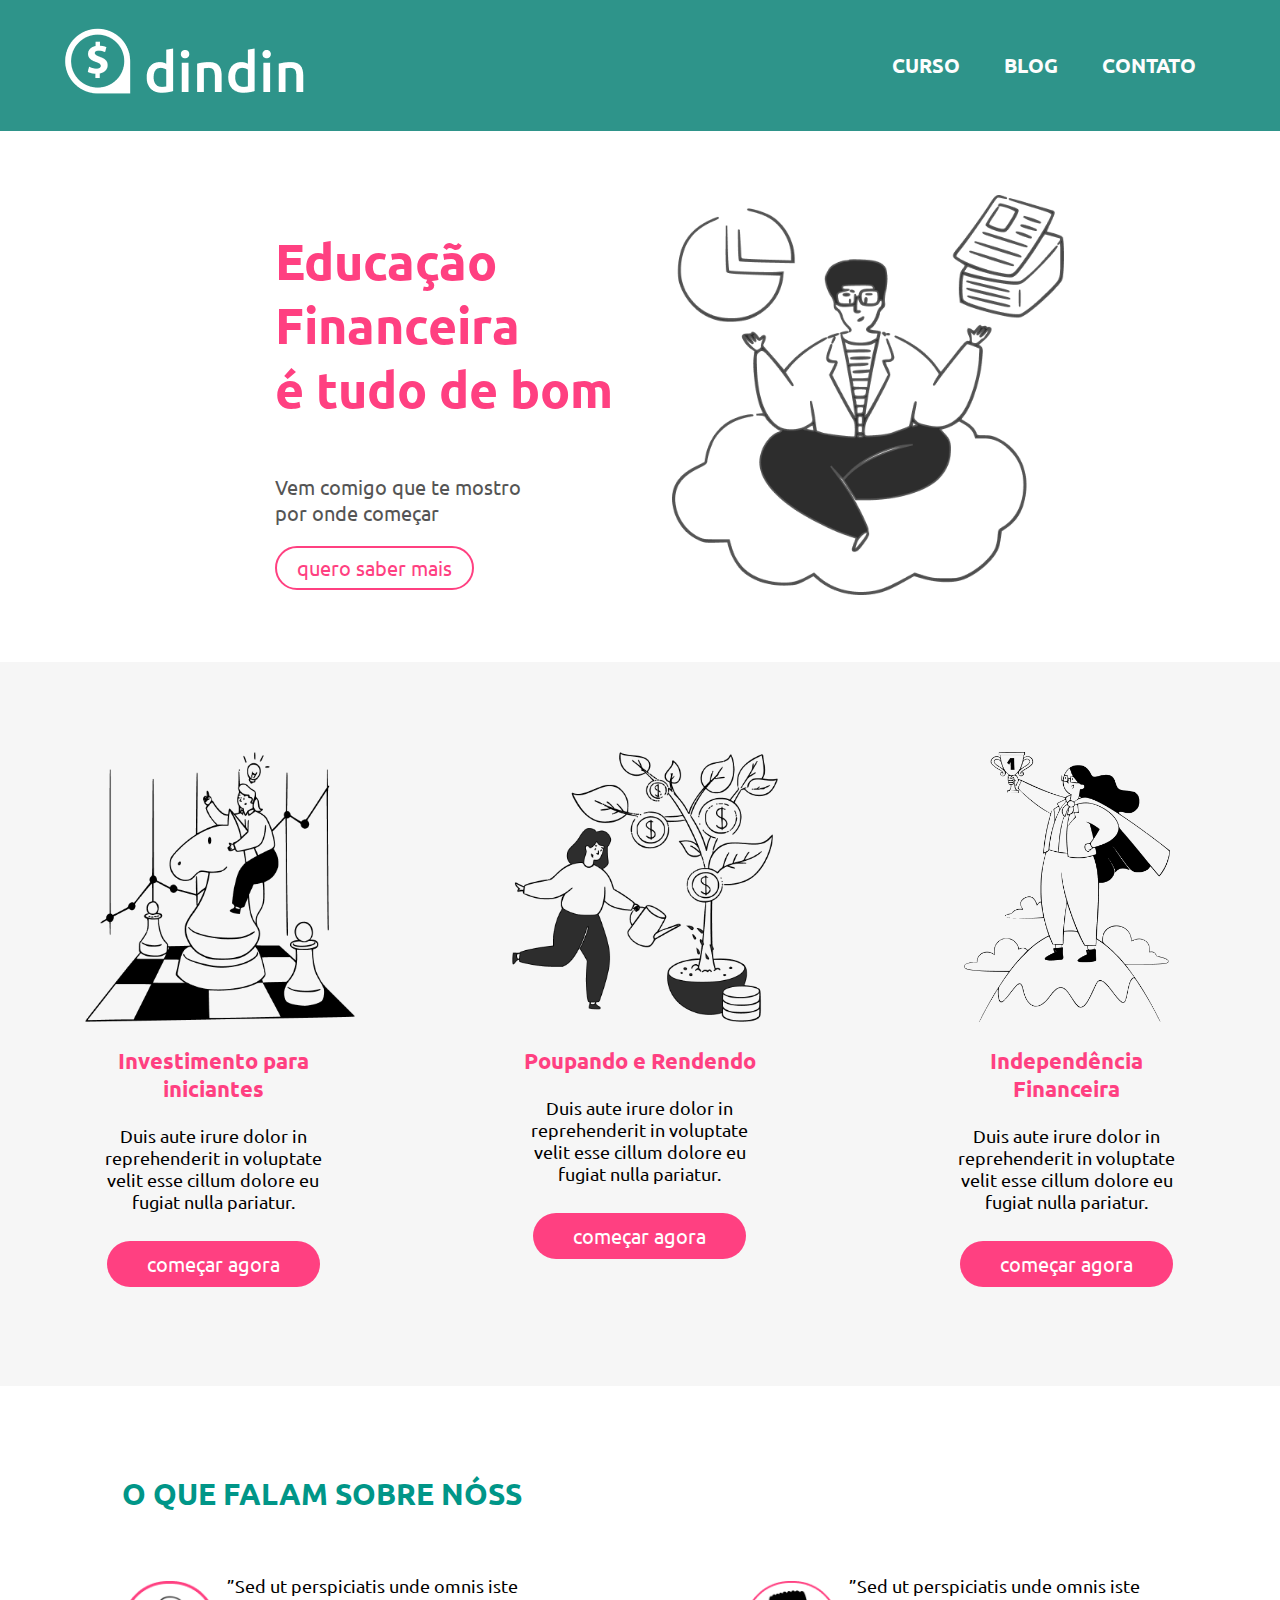
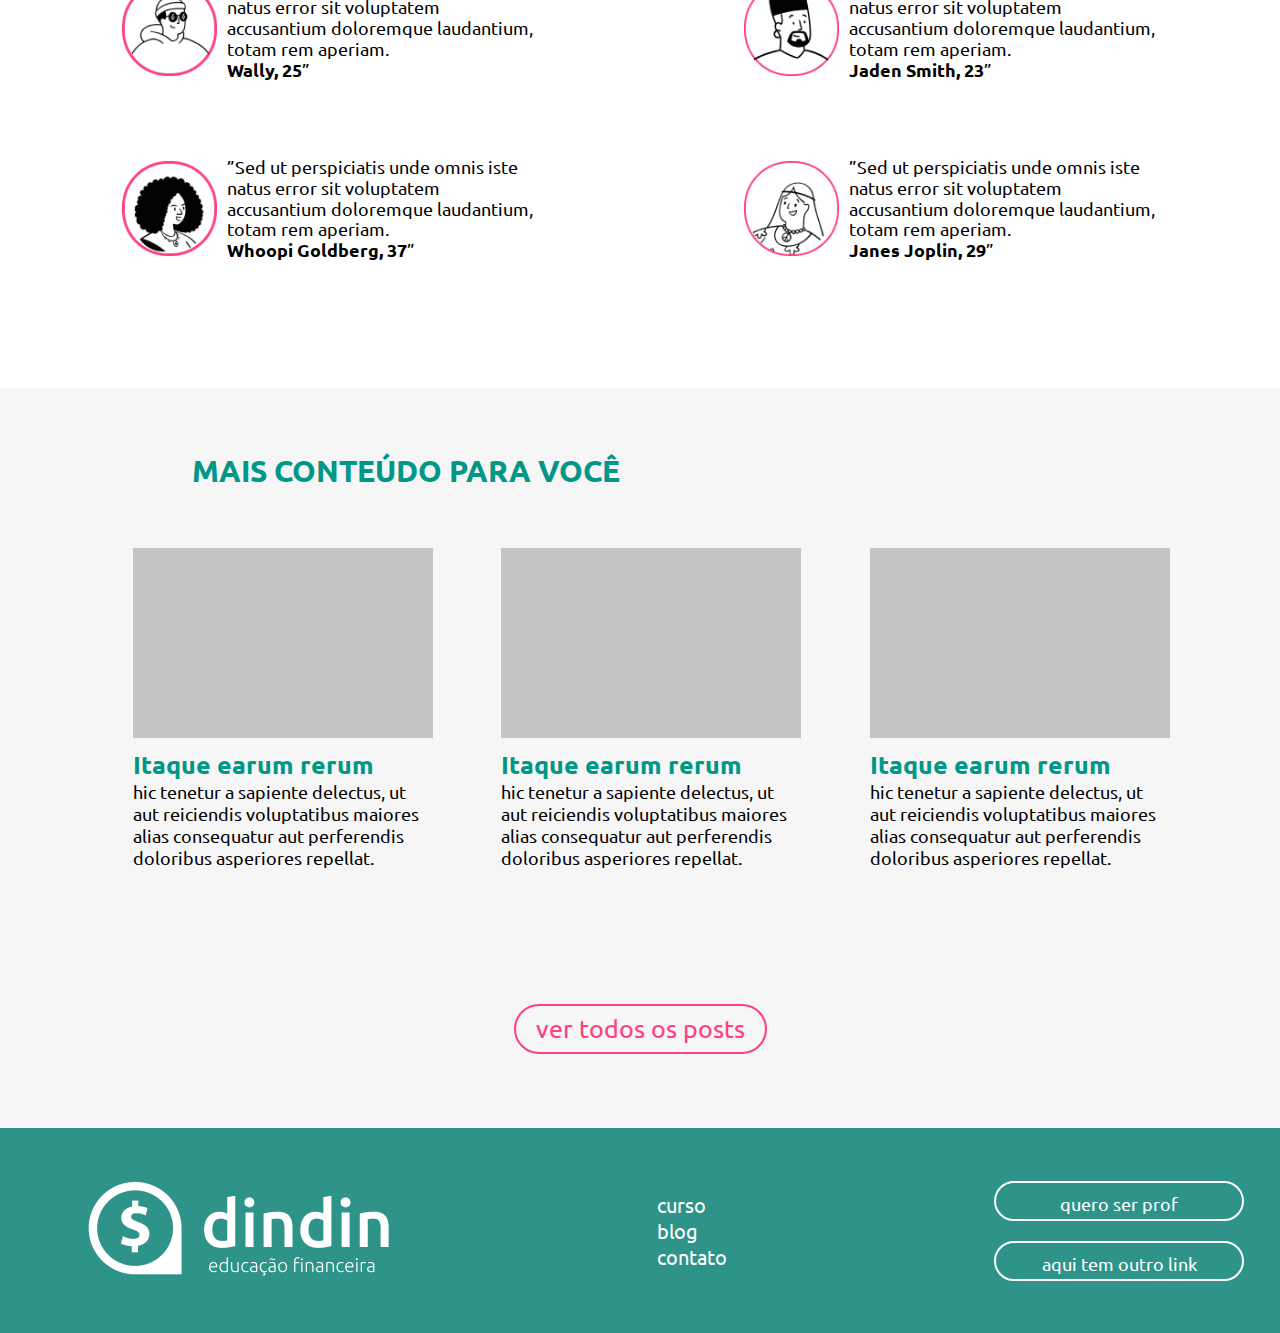
<file: index.html>
<!DOCTYPE html>
<html lang="pt-BR">

<head>
    <meta charset="UTF-8" />
    <!-- <meta http-equiv="X-UA-Compatible" content="IE=edge" />
    <meta name="viewport" content="width=device-width, initial-scale=1.0" /> -->
    <title>Página Inicial - Dindin</title>
    <link rel="stylesheet" href="./Style/style.css">
</head>

<body>
    <header>
        <div class="container-header">
            <a class="logo" href="./index.html"><img src="./Imagens/logo-header.png" title="Voltar para página inicial"></a>
            <nav>
                <ul class="navegacao">
                    <li class="navegacao-item">
                        <a class="navegacao-item-link" href="./cursos.html">curso</a>
                    </li>
                    <li class="navegacao-item">
                        <a class="navegacao-item-link" href="./blog.html">blog</a>
                    </li>
                    <li class="navegacao-item">
                        <a class="navegacao-item-link" href="./contato.html">contato</a>
                    </li>
                </ul>
            </nav>
        </div>
    </header>
    <main>
        <section class="banner-topo">
            <div>
                <h1>Educação<br /> Financeira<br /> é tudo de bom</h1><br />
                <p>Vem comigo que te mostro<br /> por onde começar</p><br />
                <a href="#"><button class="button-banner">quero saber mais</button></a>
            </div>
            <div>
                <img class="image-banner" src="./Imagens/ilustra-banner.png" alt="Ilustração Banner" />
            </div>
        </section>
        <section class="banner-curos">
            <div class="card-banner-curos">
                <img class="image-card" src="./Imagens/ilustra-poupando.png" alt="Imagem tabuleiro de Xadrez">
                <h3 class="subtitulo-banner-curos">Investimento para iniciantes</h3>
                <p>Duis aute irure dolor in reprehenderit in voluptate velit esse cillum dolore eu fugiat nulla
                    pariatur.</p>
                <a href="./curso-investimento.html"><button class="button-banner-curos">começar agora</button></a>
            </div>
            <div class="card-banner-curos">
                <img class="image-card" src="./Imagens/ilustra-investimento.png" alt="Mulher regando árvore de dinheiro">
                <h3 class="subtitulo-banner-curos">Poupando e Rendendo</h3>
                <p>Duis aute irure dolor in reprehenderit in voluptate velit esse cillum dolore eu fugiat nulla
                    pariatur.</p>
                <a href="#"><button class="button-banner-curos">começar agora</button></a>
            </div>
            <div class="card-banner-curos">
                <img class="image-card" src="./Imagens/ilustra-independencia.png" alt="mulher em primeiro lugar no topo">
                <h3 class="subtitulo-banner-curos">Independência Financeira</h3>
                <p>Duis aute irure dolor in reprehenderit in voluptate velit esse cillum dolore eu fugiat nulla
                    pariatur.</p>
                <a href="#"><button class="button-banner-curos">começar agora</button></a>
        </section>
        <section class="seção2">
            <h2>o que falam sobre nósS</h2>
            <div class="depoimentos">
                <div class="depoimento01">
                    <img class="image-depoimento" src="./Imagens/icon-wally.png">
                    <p>”Sed ut perspiciatis unde omnis iste natus error sit voluptatem accusantium doloremque
                        laudantium, totam rem aperiam.<br /><b>Wally, 25</b>”</p>
                </div>
                <div class="depoimento01">
                    <img class="image-depoimento" src="./Imagens/icon-jaden.png">
                    <p>”Sed ut perspiciatis unde omnis iste natus error sit voluptatem accusantium doloremque
                        laudantium, totam rem aperiam.<br /><b>Jaden Smith, 23</b>”</p>
                </div>
                <div class="depoimento01">
                    <img class="image-depoimento" src="./Imagens/icon-whoopi.png">
                    <p>”Sed ut perspiciatis unde omnis iste natus error sit voluptatem accusantium doloremque
                        laudantium, totam rem aperiam.<br /><b>Whoopi Goldberg, 37</b>”</p>
                </div>
                <div class="depoimento01">
                    <img class="image-depoimento" src="./Imagens/icon-jane.png">
                    <p>”Sed ut perspiciatis unde omnis iste natus error sit voluptatem accusantium doloremque
                        laudantium, totam rem aperiam.<br /><b>Janes Joplin, 29</b>”</p>
                </div>
            </div>
        </section>
        <nav class="mais-conteudo">
            <h2>mais conteúdo para você</h2>
            <div class="nav-card">
                <div class="navigation"></div>
                <div class="nav01">
                    <div class="tres"></div><br />
                    <h3 class="subtitulo-nav01">Itaque earum rerum</h3><br />
                    <p>hic tenetur a sapiente delectus, ut aut reiciendis voluptatibus maiores alias consequatur aut
                        perferendis doloribus asperiores repellat.</p>
                </div>
                <div class="nav01">
                    <div class="tres"></div><br />
                    <h3 class="subtitulo-nav01">Itaque earum rerum</h3><br />
                    <p>hic tenetur a sapiente delectus, ut aut reiciendis voluptatibus maiores alias consequatur aut
                        perferendis doloribus asperiores repellat.</p>
                </div>
                <div class="nav01">
                    <div class="tres"></div><br />
                    <h3 class="subtitulo-nav01">Itaque earum rerum</h3><br />
                    <p>hic tenetur a sapiente delectus, ut aut reiciendis voluptatibus maiores alias consequatur aut
                        perferendis doloribus asperiores repellat.</p>
                </div>
                </div>
            </div>
            <div class="button-nav">
                <a href="./blog.html"><button class="button-nav01">ver todos os posts</button></a>
            </div>
        </nav>
    </main>
    <footer>
        <div class="container-footer">
            <a class="logo-fot" href="./index.html"><img src="./Imagens/logo-footer.png" title="Voltar para página inicial"></a>
            <nav>
                <ul class="nav-footer">
                    <li class="nav-footer-item">
                        <a class="nav-footer-item-link" href="./cursos.html">curso</a>
                    </li>
                    <li class="nav-footer-item">
                        <a class="nav-footer-item-link" href="./blog.html">blog</a>
                    </li>
                    <li class="nav-footer-item">
                        <a class="nav-footer-item-link" href="./contato.html">contato</a>
                    </li>
                </ul>
            </nav>
            <div class="botoes">
                <a href="#"><button class="button">quero ser prof</button></a><br />
                <a href="#"><button class="button">aqui tem outro link</button></a>
            </div>
        </div>
    </footer>
</body>

</html>
</file>
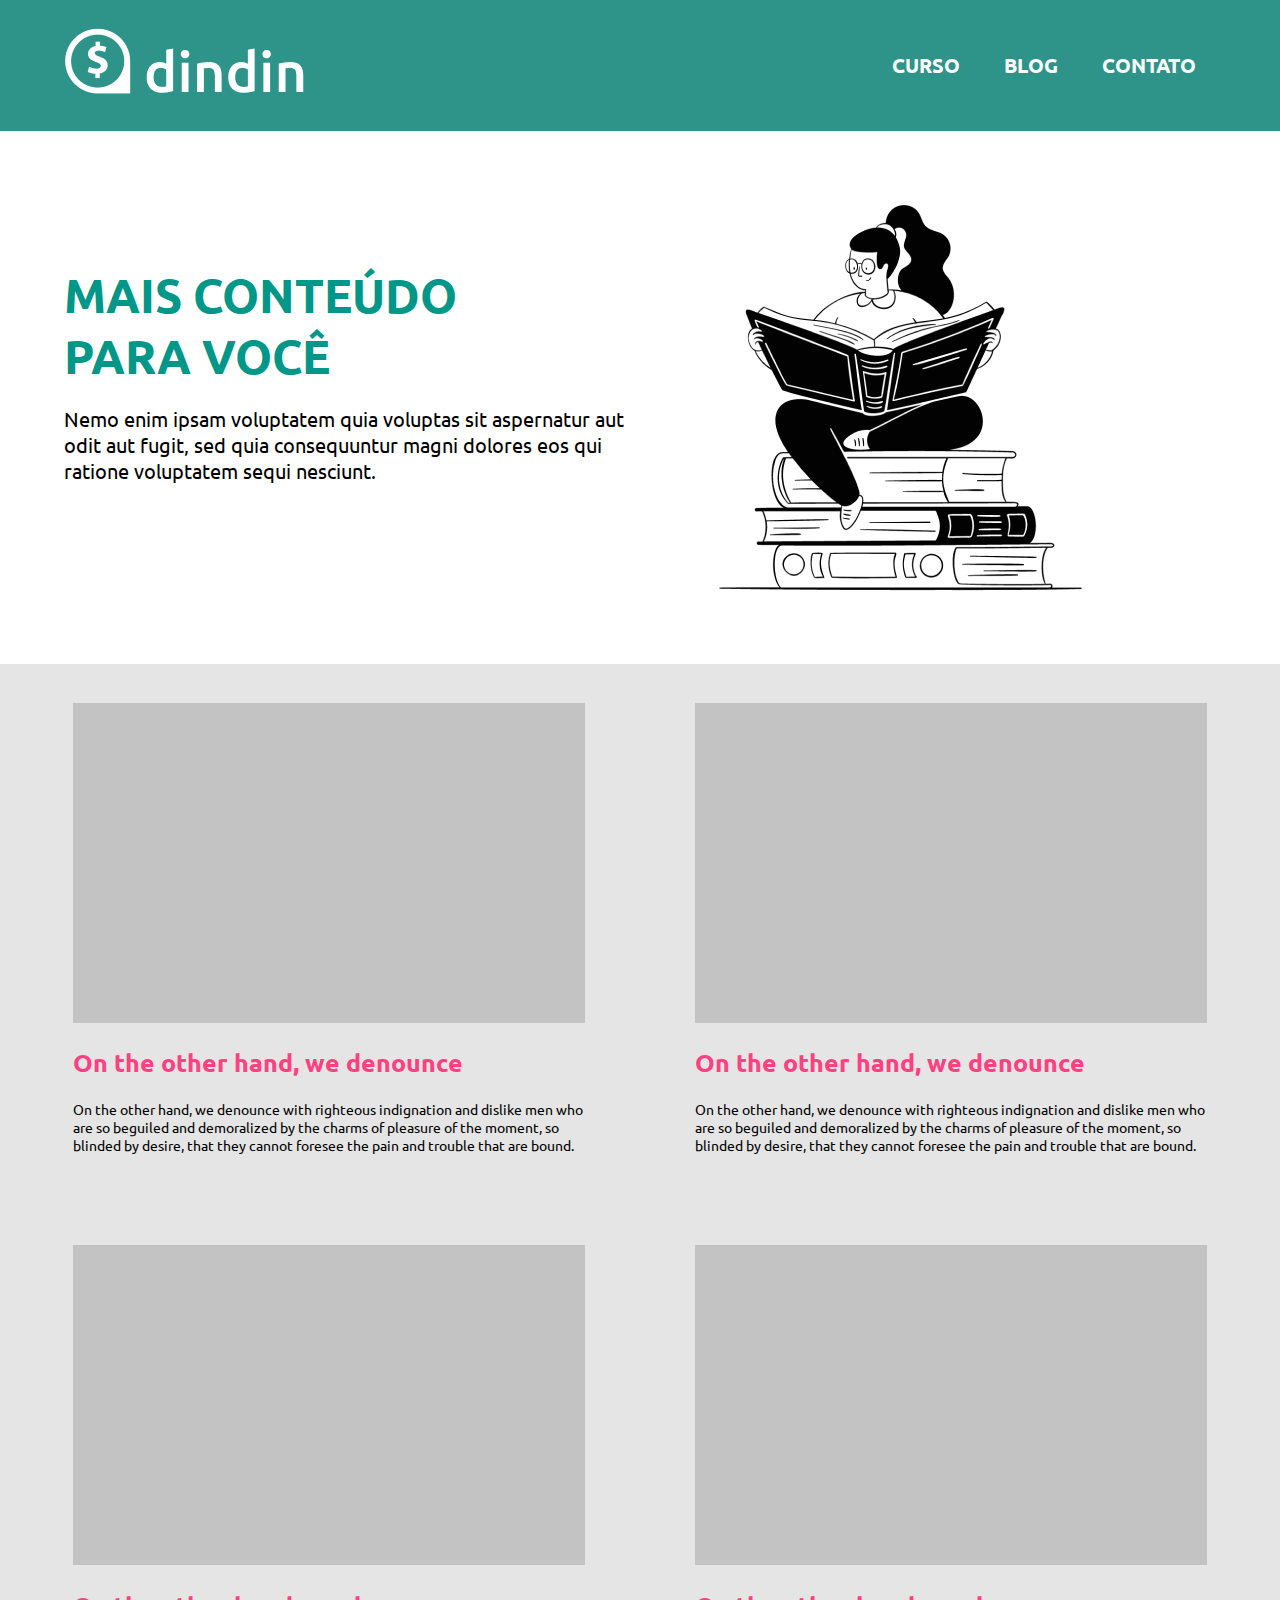
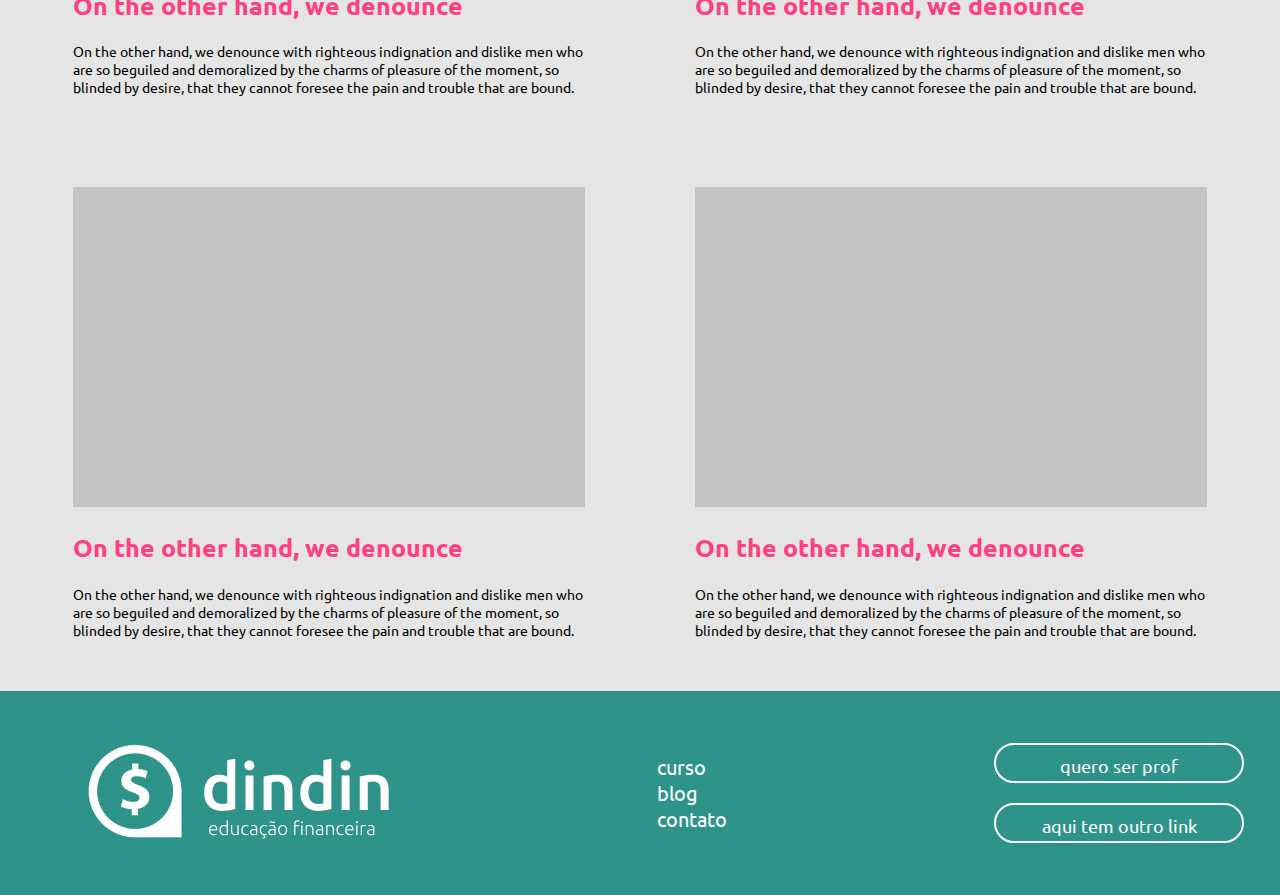
<file: blog.html>
<!DOCTYPE html>
<html lang="pt-BR">

<head>
    <meta charset="UTF-8" />
    <!-- <meta http-equiv="X-UA-Compatible" content="IE=edge" />
    <meta name="viewport" content="width=device-width, initial-scale=1.0" /> -->
    <title>Blog - Dindin</title>
    <link rel="stylesheet" href="./Style/blog.css">
</head>

<body>
    <header>
        <div class="container-header">
            <a class="logo" href="./index.html"><img src="./Imagens/logo-header.png" title="Voltar para página inicial"></a>
            <nav>
                <ul class="navegacao">
                    <li class="navegacao-item">
                        <a class="navegacao-item-link" href="./cursos.html">curso</a>
                    </li>
                    <li class="navegacao-item">
                        <a class="navegacao-item-link" href="">blog</a>
                    </li>
                    <li class="navegacao-item">
                        <a class="navegacao-item-link" href="./contato.html">contato</a>
                    </li>
                </ul>
            </nav>
        </div>
    </header>
    <main>
        <section class="banner">
            <div>
                <h1>mais conteúdo<br>para você</h1>
                <p>Nemo enim ipsam voluptatem quia voluptas sit aspernatur aut odit aut fugit, sed quia consequuntur magni dolores eos qui ratione voluptatem sequi nesciunt. </p>
            </div>
            <img src="./Imagens/ilustra-blog.png" alt="Mulher com livros, lendo">
        </section>

        <section class="container-mae">
            <div class="box">
                <a  href="./post.html"><img src="./Imagens/bloco.png" title="Ver postagem"></a>
                <h2>On the other hand, we denounce</h2>
                <p>On the other hand, we denounce with righteous indignation and dislike men who are so beguiled and demoralized by the charms of pleasure of the moment, so blinded by desire, that they cannot foresee the pain and trouble that are bound.</p>
            </div>
            <div class="box">
                <a  href="./post.html"><img src="./Imagens/bloco.png" title="Ver postagem"></a>
                <h2>On the other hand, we denounce</h2>
                <p>On the other hand, we denounce with righteous indignation and dislike men who are so beguiled and demoralized by the charms of pleasure of the moment, so blinded by desire, that they cannot foresee the pain and trouble that are bound.</p>
            </div>
            <div class="box">
                <a  href="./post.html"><img src="./Imagens/bloco.png" title="Ver postagem"></a>
                <h2>On the other hand, we denounce</h2>
                <p>On the other hand, we denounce with righteous indignation and dislike men who are so beguiled and demoralized by the charms of pleasure of the moment, so blinded by desire, that they cannot foresee the pain and trouble that are bound.</p>
            </div>
            <div class="box">
                <a  href="./post.html"><img src="./Imagens/bloco.png" title="Ver postagem"></a>
                <h2>On the other hand, we denounce</h2>
                <p>On the other hand, we denounce with righteous indignation and dislike men who are so beguiled and demoralized by the charms of pleasure of the moment, so blinded by desire, that they cannot foresee the pain and trouble that are bound.</p>
            </div>
            <div class="box">
                <a  href="./post.html"><img src="./Imagens/bloco.png" title="Ver postagem"></a>
                <h2>On the other hand, we denounce</h2>
                <p>On the other hand, we denounce with righteous indignation and dislike men who are so beguiled and demoralized by the charms of pleasure of the moment, so blinded by desire, that they cannot foresee the pain and trouble that are bound.</p>
            </div>
            <div class="box">
                <a  href="./post.html"><img src="./Imagens/bloco.png" title="Ver postagem"></a>
                <h2>On the other hand, we denounce</h2>
                <p>On the other hand, we denounce with righteous indignation and dislike men who are so beguiled and demoralized by the charms of pleasure of the moment, so blinded by desire, that they cannot foresee the pain and trouble that are bound.</p>
            </div>
        </section>
    </main>
    <footer>
        <div class="container-footer">
            <a class="logo-fot" href="./index.html"><img src="./Imagens/logo-footer.png" title="Voltar para página inicial"></a>
            <nav>
                <ul class="nav-footer">
                    <li class="nav-footer-item">
                        <a class="nav-footer-item-link" href="./cursos.html">curso</a>
                    </li>
                    <li class="nav-footer-item">
                        <a class="nav-footer-item-link" href="">blog</a>
                    </li>
                    <li class="nav-footer-item">
                        <a class="nav-footer-item-link" href="./contato.html">contato</a>
                    </li>
                </ul>
            </nav>
            <div class="botoes">
                <a href="#"><button class="button">quero ser prof</button></a><br />
                <a href="#"><button class="button">aqui tem outro link</button></a>
            </div>
        </div>
    </footer>
</body>

</html>
</file>
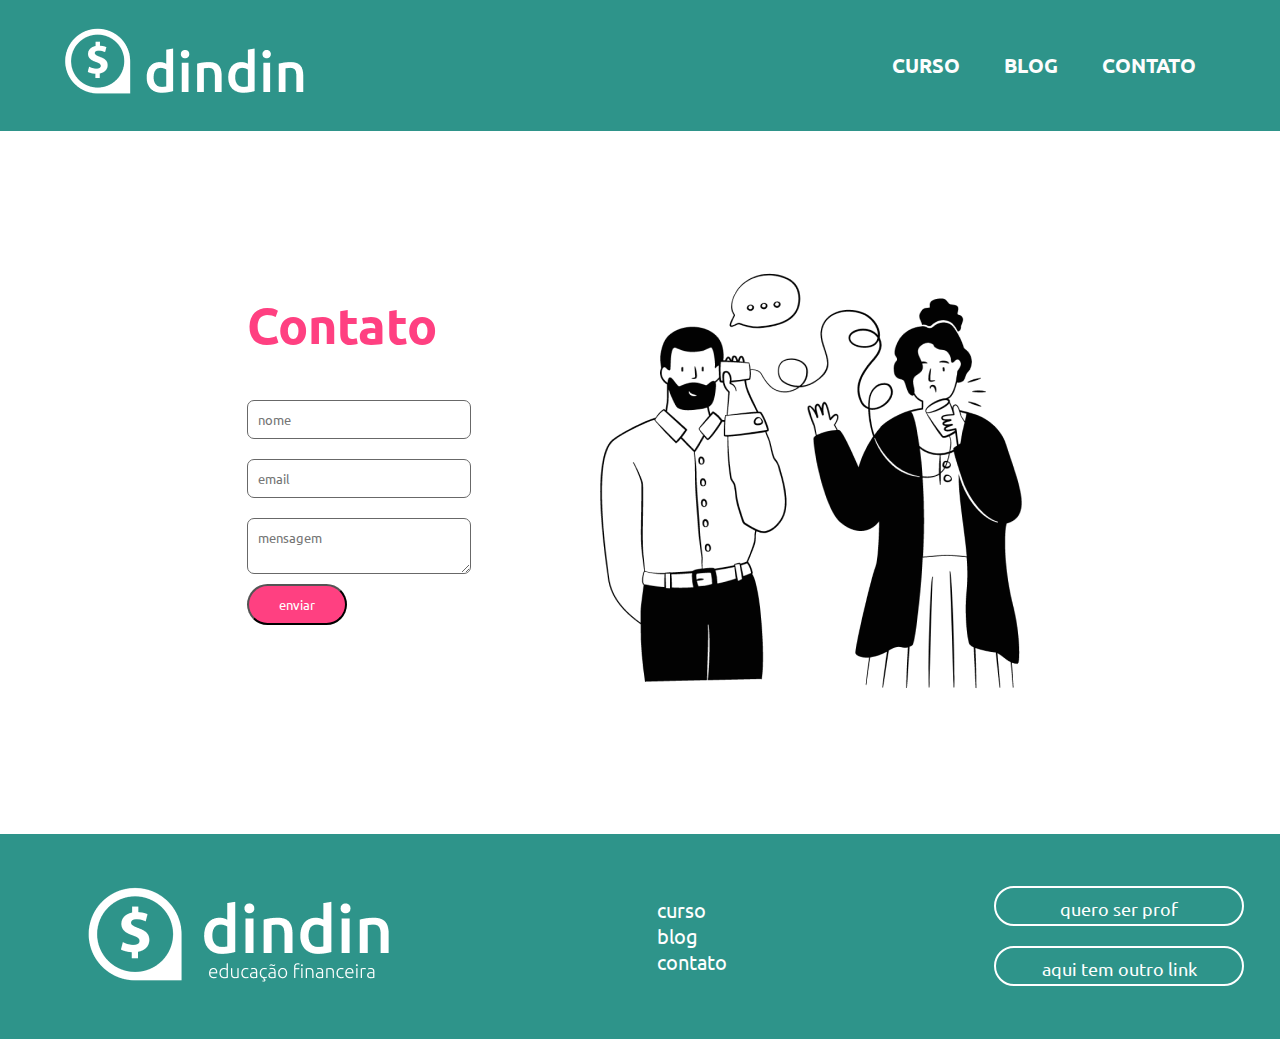
<file: contato.html>
<!DOCTYPE html>
<html lang="pt-BR">

<head>
    <meta charset="UTF-8" />
    <!-- <meta http-equiv="X-UA-Compatible" content="IE=edge" />
    <meta name="viewport" content="width=device-width, initial-scale=1.0" /> -->
    <title>Página Inicial - Dindin</title>
    <link rel="stylesheet" href="./Style/contato.css">
</head>

<body>
    <header>
        <div class="container-header">
            <a class="logo" href="./index.html"><img src="./Imagens/logo-header.png" title="Voltar para página inicial"></a>
            <nav>
                <ul class="navegacao">
                    <li class="navegacao-item">
                        <a class="navegacao-item-link" href="./cursos.html">curso</a>
                    </li>
                    <li class="navegacao-item">
                        <a class="navegacao-item-link" href="./blog.html">blog</a>
                    </li>
                    <li class="navegacao-item">
                        <a class="navegacao-item-link" href="">contato</a>
                    </li>
                </ul>
            </nav>
        </div>
    </header>
    <main>
        <section >
            <form>
                <h1>contato</h1>
                <input type="text" placeholder="nome">
                <label for=""></label>
                <input type="email" placeholder="email">
                <label for=""></label>
                <textarea placeholder="mensagem"></textarea>
                <label for=""></label>
                <button type="submit">enviar</button>
            </form>
        </section>
        <div>
            <img src="./Imagens/ilustra-contato.png" alt="fala com a dindin educação financeira">
        </div>
    </main>
    <footer>
        <div class="container-footer">
            <a class="logo-fot" href="./index.html"><img src="./Imagens/logo-footer.png" title="Voltar para página inicial"></a>
            <nav>
                <ul class="nav-footer">
                    <li class="nav-footer-item">
                        <a class="nav-footer-item-link" href="./cursos.html">curso</a>
                    </li>
                    <li class="nav-footer-item">
                        <a class="nav-footer-item-link" href="./blog.html">blog</a>
                    </li>
                    <li class="nav-footer-item">
                        <a class="nav-footer-item-link" href="">contato</a>
                    </li>
                </ul>
            </nav>
            <div class="botoes">
                <a href="#"><button class="button">quero ser prof</button></a><br />
                <a href="#"><button class="button">aqui tem outro link</button></a>
            </div>
        </div>
    </footer>
</body>

</html>
</file>
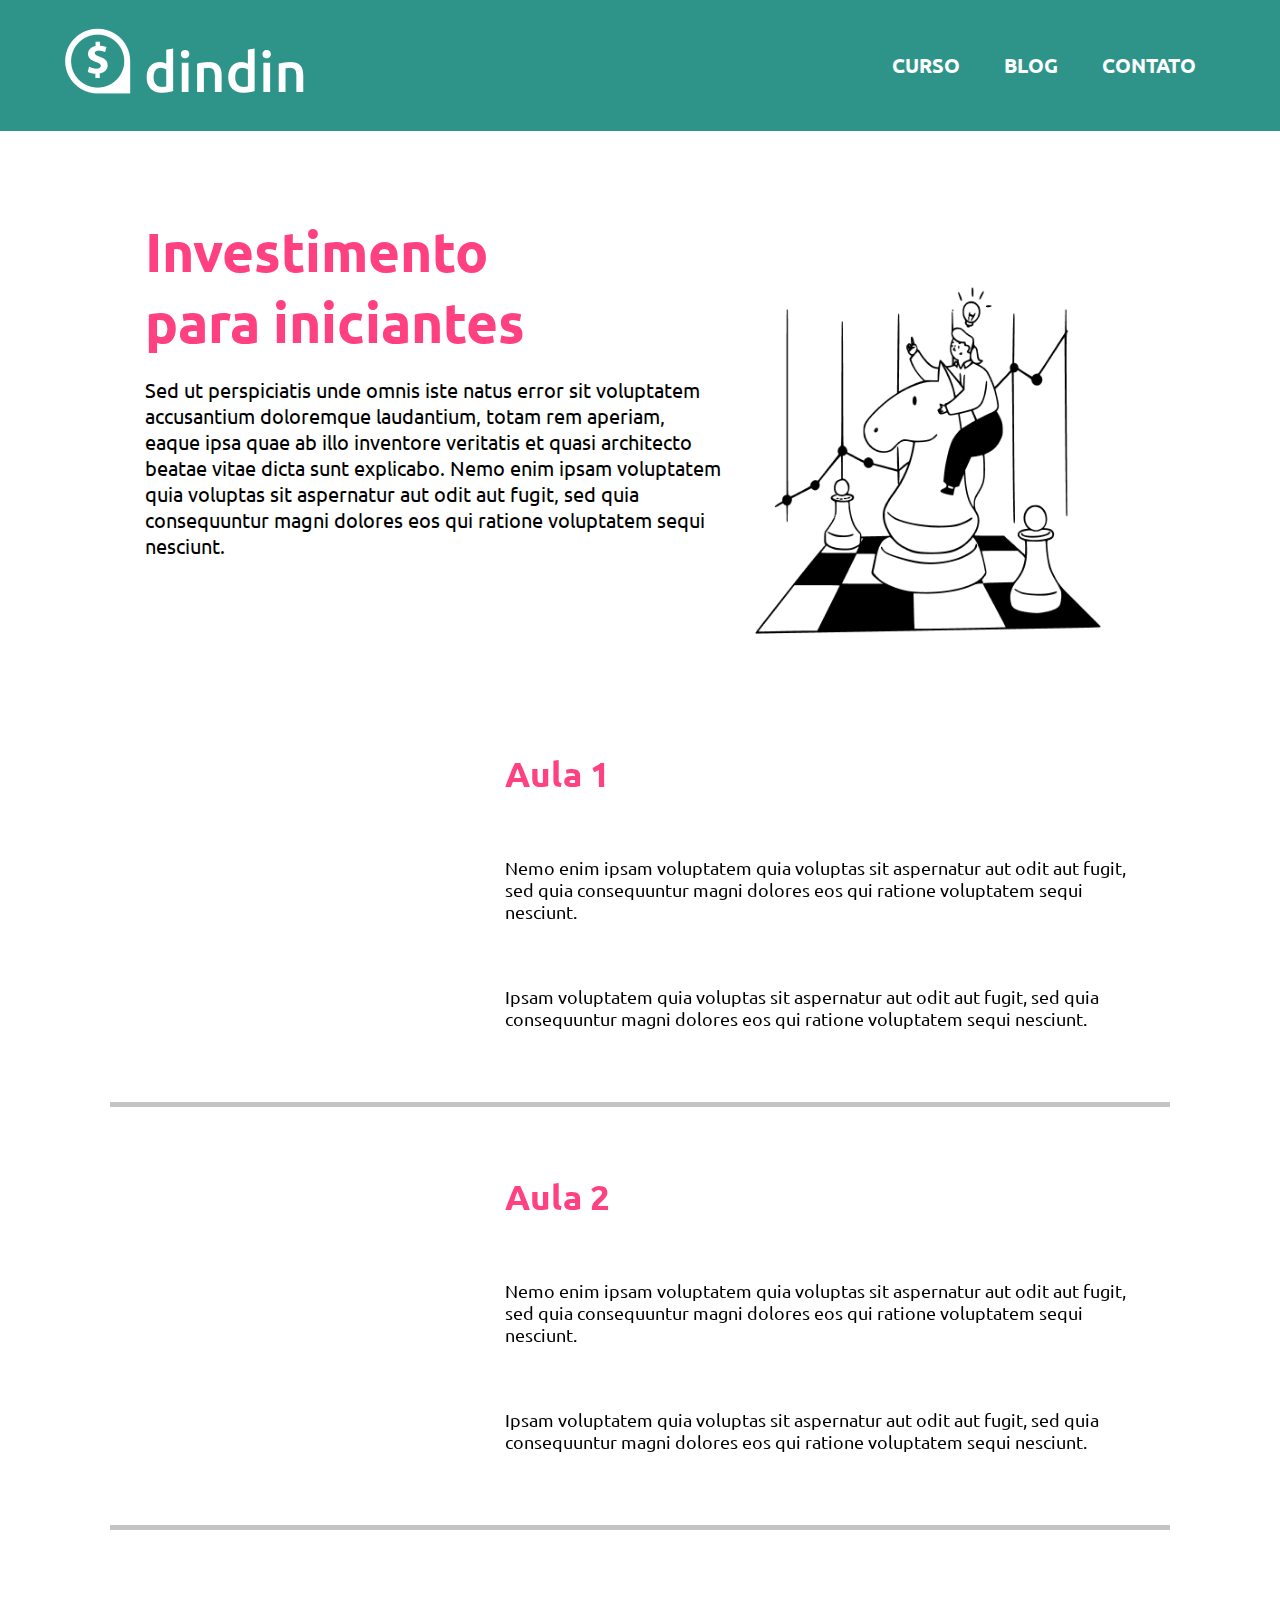
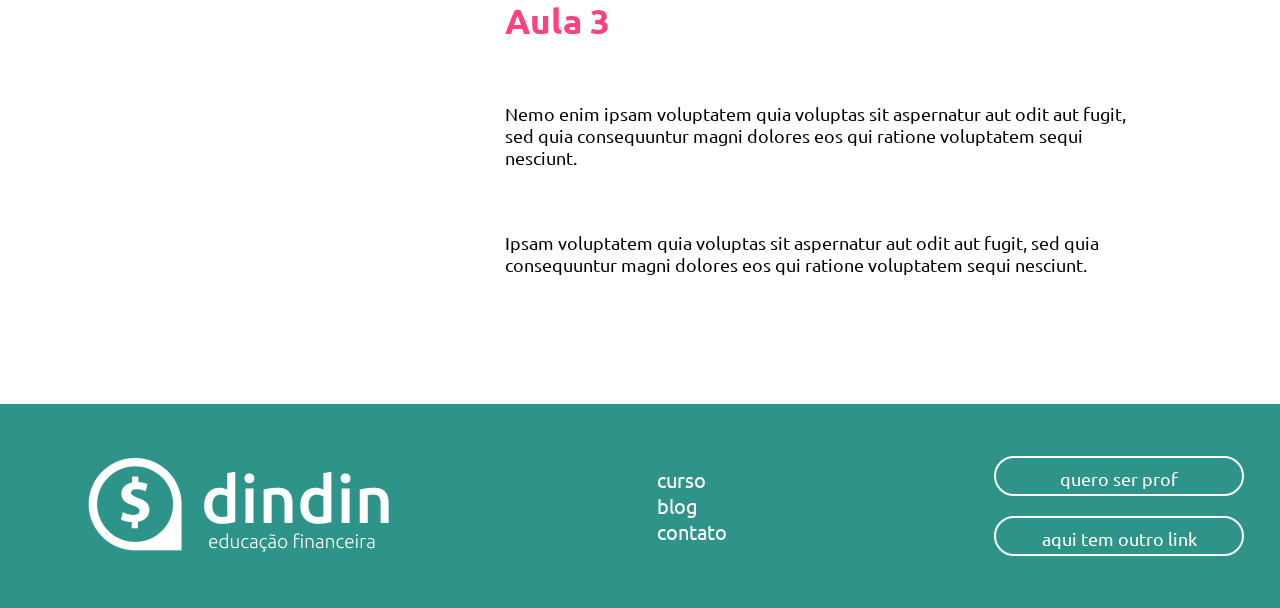
<file: curso-investimento.html>
<!DOCTYPE html>
<html lang="pt-BR">

<head>
    <meta charset="UTF-8" />
    <!-- <meta http-equiv="X-UA-Compatible" content="IE=edge" />
    <meta name="viewport" content="width=device-width, initial-scale=1.0" /> -->
    <title>Investimento para iniciantes - Dindin</title>
    <link rel="stylesheet" href="./Style/curso-investimento.css">
</head>

<body>
    <header>
        <div class="container-header">
            <a class="logo" href="./index.html"><img src="./Imagens/logo-header.png" title="Voltar para página inicial"></a>
            <nav>
                <ul class="navegacao">
                    <li class="navegacao-item">
                        <a class="navegacao-item-link" href="./cursos.html">curso</a>
                    </li>
                    <li class="navegacao-item">
                        <a class="navegacao-item-link" href="./blog.html">blog</a>
                    </li>
                    <li class="navegacao-item">
                        <a class="navegacao-item-link" href="./contato.html">contato</a>
                    </li>
                </ul>
            </nav>
        </div>
    </header>
    <main>
        <section class="banner">
            <div>
                <h1>Investimento<br>para iniciantes</h1>
                <p>Sed ut perspiciatis unde omnis iste natus error sit voluptatem accusantium doloremque laudantium,
                    totam rem aperiam, eaque ipsa quae ab illo inventore veritatis et quasi architecto beatae vitae
                    dicta sunt explicabo. Nemo enim ipsam voluptatem quia voluptas sit aspernatur aut odit aut fugit,
                    sed quia consequuntur magni dolores eos qui ratione voluptatem sequi nesciunt. </p>
            </div>
            <img src="./Imagens/ilustra-poupando.png" alt="Imagem tabuleiro de Xadrez">
        </section>
        <section class="container-mae">
            <article class="box">
                <iframe width="462" height="261" src="https://www.youtube.com/embed/" title="YouTube video player"
                    frameborder="0"
                    allow="accelerometer; autoplay; clipboard-write; encrypted-media; gyroscope; picture-in-picture"
                    allowfullscreen></iframe>
                <div>
                    <h2>Aula 1</h2>
                    <p>Nemo enim ipsam voluptatem quia voluptas sit aspernatur aut odit aut fugit, sed quia consequuntur
                        magni dolores eos qui ratione voluptatem sequi nesciunt.</p>
                    <p>Ipsam voluptatem quia voluptas sit aspernatur aut odit aut fugit, sed quia consequuntur magni
                        dolores eos qui ratione voluptatem sequi nesciunt. </p>
                </div>
            </article>
            <hr>
            <article class="box">
                <iframe width="462" height="261" src="https://www.youtube.com/embed/" title="YouTube video player"
                    frameborder="0"
                    allow="accelerometer; autoplay; clipboard-write; encrypted-media; gyroscope; picture-in-picture"
                    allowfullscreen></iframe>
                <div>
                    <h2>Aula 2</h2>
                    <p>Nemo enim ipsam voluptatem quia voluptas sit aspernatur aut odit aut fugit, sed quia consequuntur
                        magni dolores eos qui ratione voluptatem sequi nesciunt.</p>
                    <p>Ipsam voluptatem quia voluptas sit aspernatur aut odit aut fugit, sed quia consequuntur magni
                        dolores eos qui ratione voluptatem sequi nesciunt. </p>
                </div>
            </article>
            <hr>
            <article class="box">
                <iframe width="462" height="261" src="https://www.youtube.com/embed/" title="YouTube video player"
                    frameborder="0"
                    allow="accelerometer; autoplay; clipboard-write; encrypted-media; gyroscope; picture-in-picture"
                    allowfullscreen></iframe>
                <div>
                    <h2>Aula 3</h2>
                    <p>Nemo enim ipsam voluptatem quia voluptas sit aspernatur aut odit aut fugit, sed quia consequuntur
                        magni dolores eos qui ratione voluptatem sequi nesciunt.</p>
                    <p>Ipsam voluptatem quia voluptas sit aspernatur aut odit aut fugit, sed quia consequuntur magni
                        dolores eos qui ratione voluptatem sequi nesciunt. </p>
                </div>
            </article>
        </section>
    </main>
    <footer>
        <div class="container-footer">
            <a class="logo-fot" href="./index.html"><img src="./Imagens/logo-footer.png" title="Voltar para página inicial"></a>
            <nav>
                <ul class="nav-footer">
                    <li class="nav-footer-item">
                        <a class="nav-footer-item-link" href="./cursos.html">curso</a>
                    </li>
                    <li class="nav-footer-item">
                        <a class="nav-footer-item-link" href="./blog.html">blog</a>
                    </li>
                    <li class="nav-footer-item">
                        <a class="nav-footer-item-link" href="./contato.html">contato</a>
                    </li>
                </ul>
            </nav>
            <div class="botoes">
                <a href="#"><button class="button">quero ser prof</button></a><br />
                <a href="#"><button class="button">aqui tem outro link</button></a>
            </div>
        </div>
    </footer>
</body>

</html>
</file>
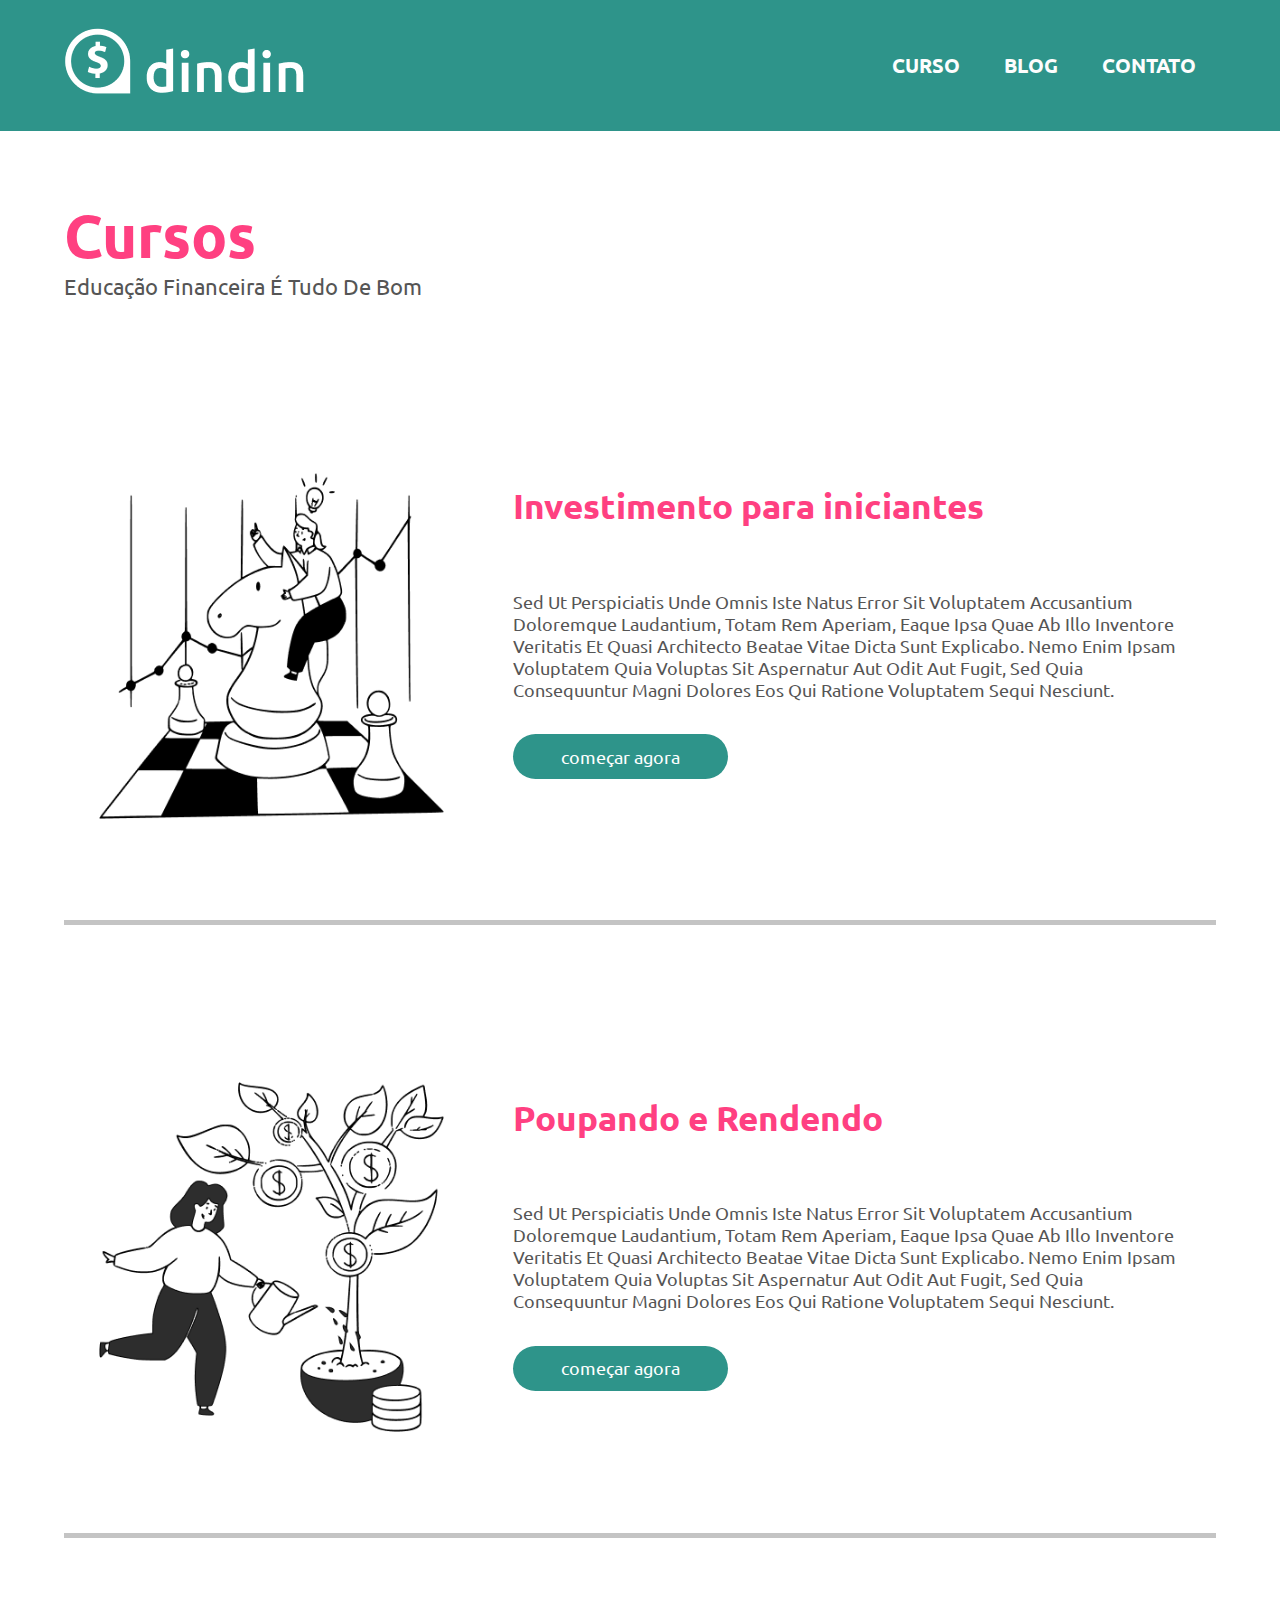
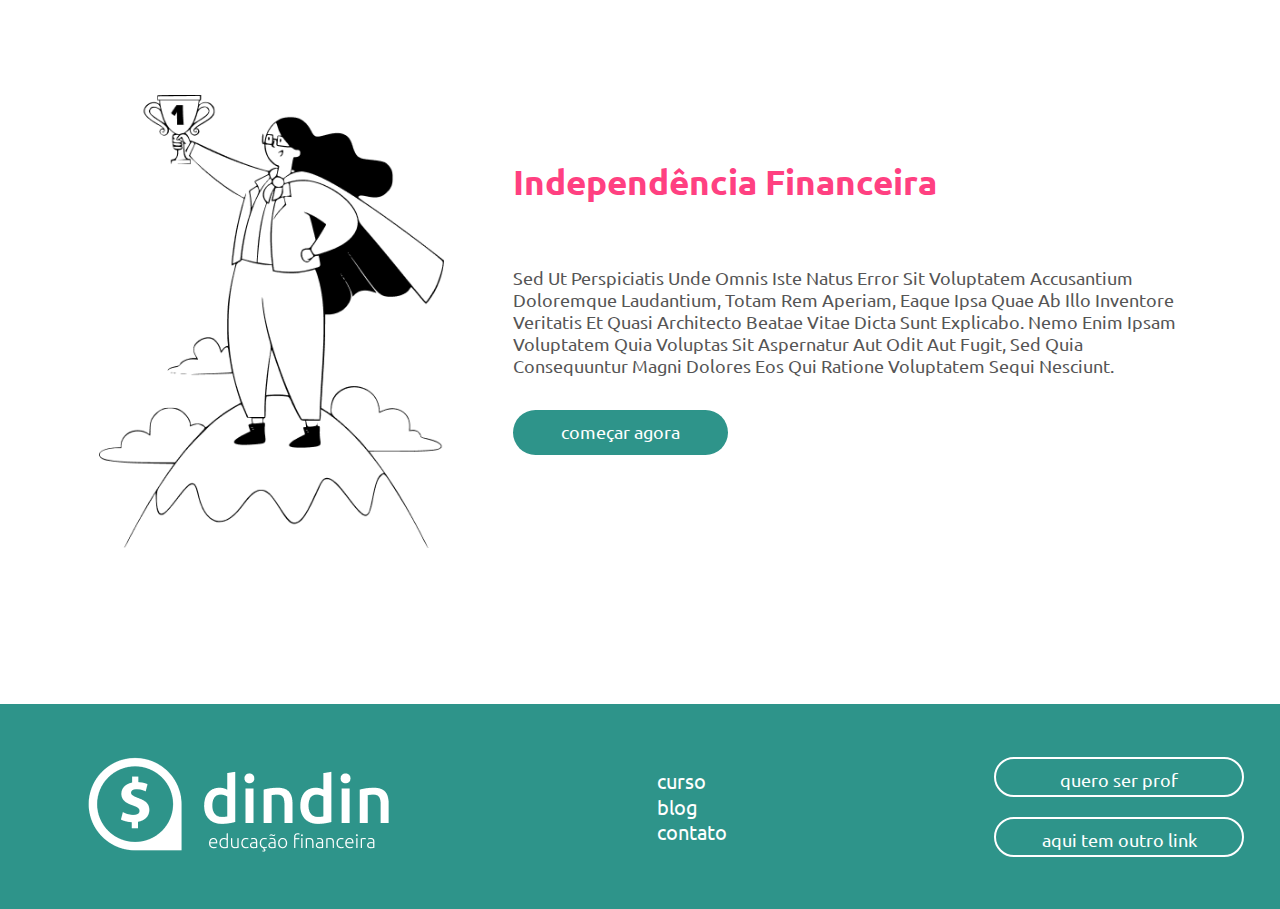
<file: cursos.html>
<!DOCTYPE html>
<html lang="pt-BR">

<head>
    <meta charset="UTF-8" />
    <!-- <meta http-equiv="X-UA-Compatible" content="IE=edge" />
    <meta name="viewport" content="width=device-width, initial-scale=1.0" /> -->
    <title>Cursos - Dindin</title>
    <link rel="stylesheet" href="./Style/cursos.css">
</head>

<body>
    <header>
        <div class="container-header">
            <a class="logo" href="./index.html"><img src="./Imagens/logo-header.png" title="Voltar para página inicial"></a>
            <nav>
                <ul class="navegacao">
                    <li class="navegacao-item">
                        <a class="navegacao-item-link" href="">curso</a>
                    </li>
                    <li class="navegacao-item">
                        <a class="navegacao-item-link" href="./blog.html">blog</a>
                    </li>
                    <li class="navegacao-item">
                        <a class="navegacao-item-link" href="./contato.html">contato</a>
                    </li>
                </ul>
            </nav>
        </div>
    </header>
    <main>
        <div>
            <h1>cursos</h1>
            <p>educação financeira é tudo de bom</p>
        </div>
        <section class="container-mae">
            <article class="box">
                <img src="./Imagens/ilustra-poupando.png" alt="Imagem tabuleiro de Xadrez">
                <div>
                    <h2>Investimento para iniciantes</h2>
                    <p>Sed ut perspiciatis unde omnis iste natus error sit voluptatem accusantium doloremque laudantium,
                        totam rem aperiam, eaque ipsa quae ab illo inventore veritatis et quasi architecto beatae vitae
                        dicta sunt explicabo. Nemo enim ipsam voluptatem quia voluptas sit aspernatur aut odit aut
                        fugit, sed quia consequuntur magni dolores eos qui ratione voluptatem sequi nesciunt. </p>

                    <a href="./curso-investimento.html"><button class="button-nav01">começar agora</button></a>
                </div>
            </article>
            <hr>
            <article class="box">
                <img src="./Imagens/ilustra-investimento.png" alt="Mulher regando árvore de dinheiro">
                <div>
                    <h2>Poupando e Rendendo</h2>
                    <p>Sed ut perspiciatis unde omnis iste natus error sit voluptatem accusantium doloremque laudantium,
                        totam rem aperiam, eaque ipsa quae ab illo inventore veritatis et quasi architecto beatae vitae
                        dicta sunt explicabo. Nemo enim ipsam voluptatem quia voluptas sit aspernatur aut odit aut
                        fugit, sed quia consequuntur magni dolores eos qui ratione voluptatem sequi nesciunt. </p>

                    <a href="#"><button class="button-nav01">começar agora</button></a>
                </div>
            </article>
            <hr>
            <article class="box">
                <img src="./Imagens/ilustra-independencia.png" alt="mulher em primeiro lugar no topo">
                <div>
                    <h2>Independência Financeira</h2>
                    <p>Sed ut perspiciatis unde omnis iste natus error sit voluptatem accusantium doloremque laudantium,
                        totam rem aperiam, eaque ipsa quae ab illo inventore veritatis et quasi architecto beatae vitae
                        dicta sunt explicabo. Nemo enim ipsam voluptatem quia voluptas sit aspernatur aut odit aut
                        fugit, sed quia consequuntur magni dolores eos qui ratione voluptatem sequi nesciunt. </p>

                    <a href="#"><button class="button-nav01">começar agora</button></a>
                </div>
            </article>
        </section>
    </main>
    <footer>
        <div class="container-footer">
            <a class="logo-fot" href="./index.html"><img src="./Imagens/logo-footer.png" title="Voltar para página inicial"></a>
            <nav>
                <ul class="nav-footer">
                    <li class="nav-footer-item">
                        <a class="nav-footer-item-link" href="./cursos.html">curso</a>
                    </li>
                    <li class="nav-footer-item">
                        <a class="nav-footer-item-link" href="./blog.html">blog</a>
                    </li>
                    <li class="nav-footer-item">
                        <a class="nav-footer-item-link" href="./contato.html">contato</a>
                    </li>
                </ul>
            </nav>
            <div class="botoes">
                <a href="#"><button class="button">quero ser prof</button></a><br />
                <a href="#"><button class="button">aqui tem outro link</button></a>
            </div>
        </div>
    </footer>
</body>

</html>
</file>
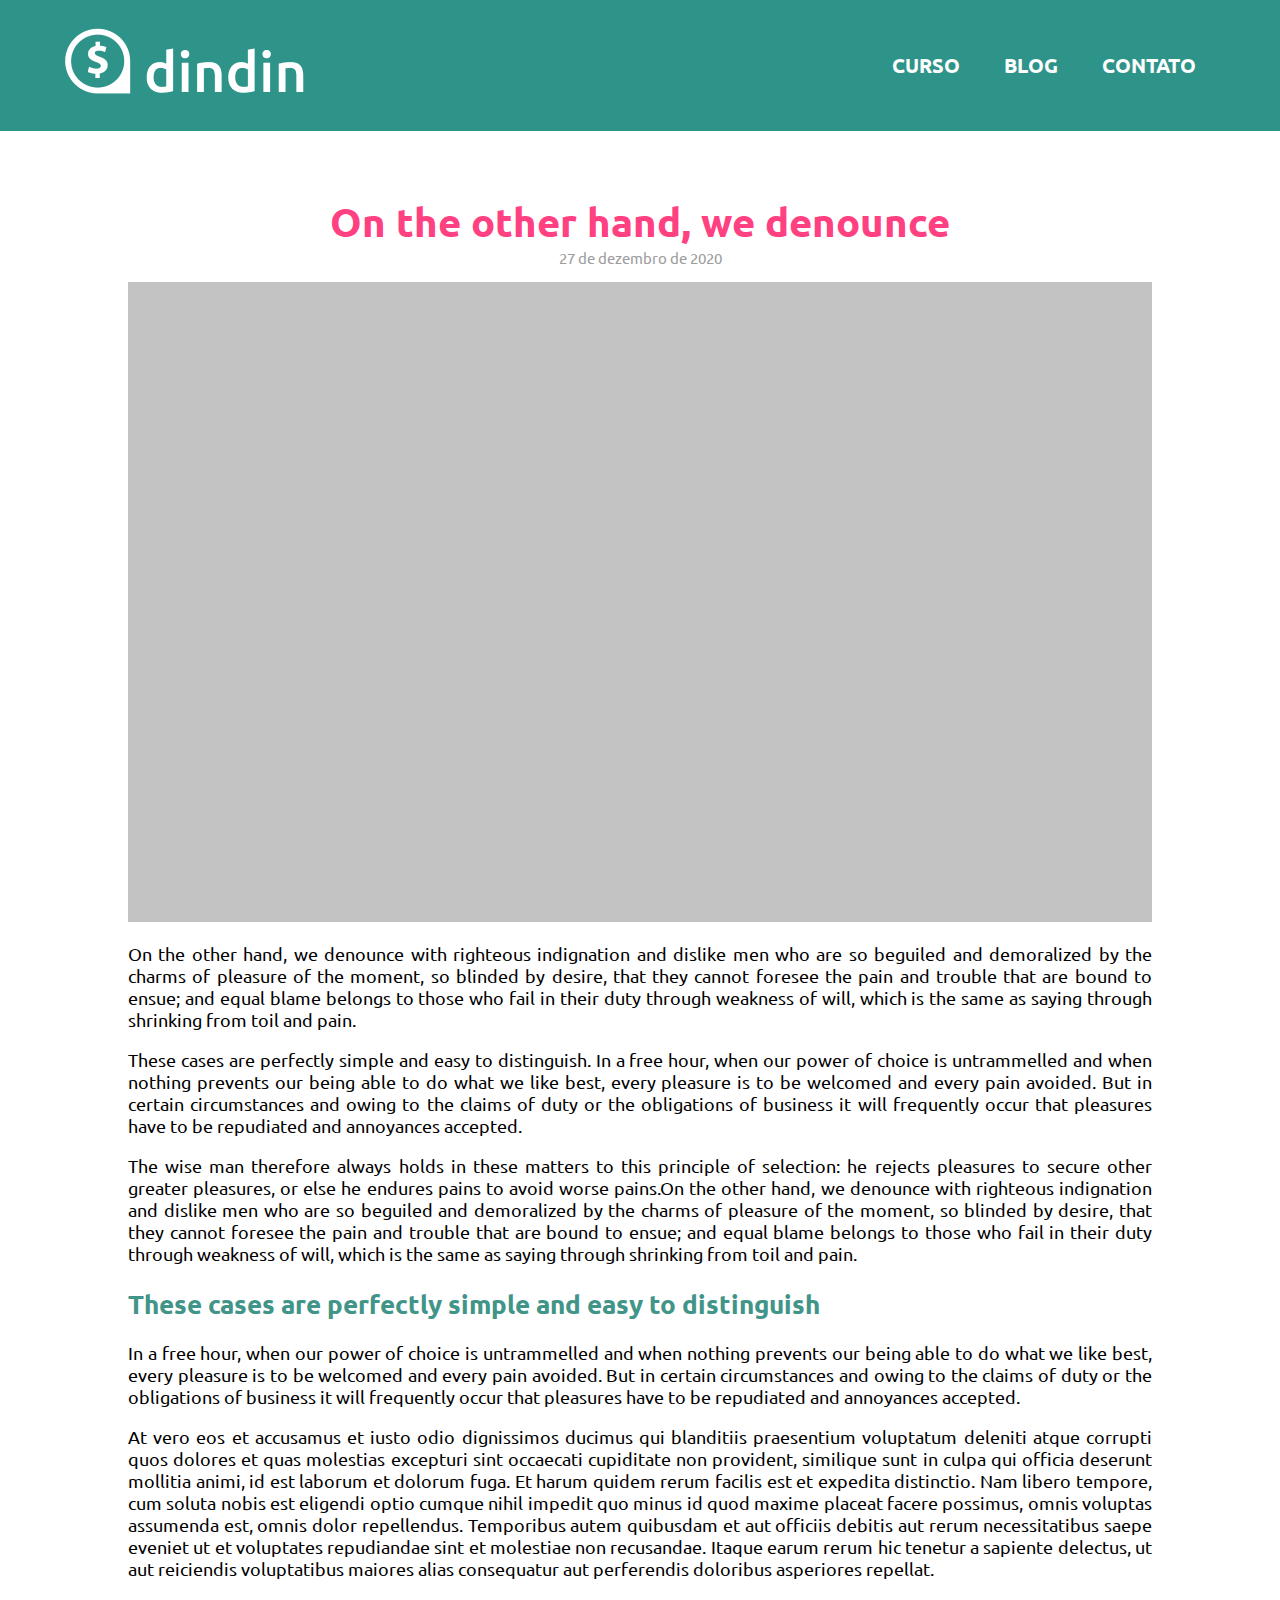
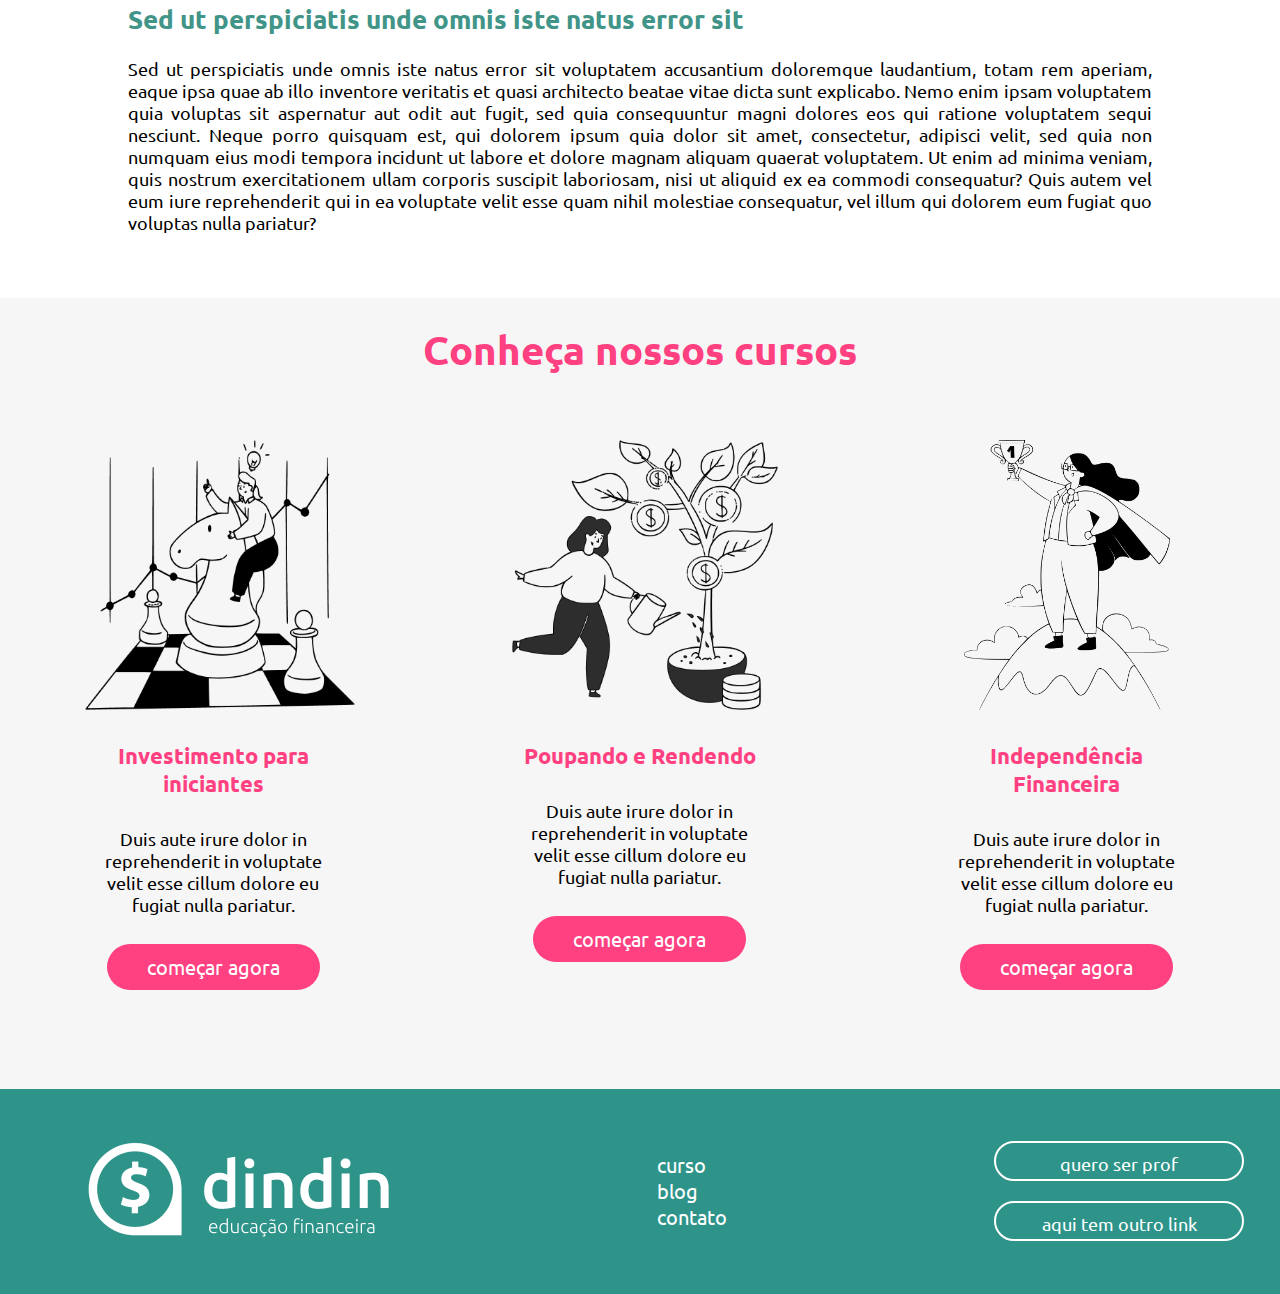
<file: post.html>
<!DOCTYPE html>
<html lang="pt-BR">

<head>
    <meta charset="UTF-8" />
    <!-- <meta http-equiv="X-UA-Compatible" content="IE=edge" />
    <meta name="viewport" content="width=device-width, initial-scale=1.0" /> -->
    <title>On the other hand, we denounce - Blog Dindin</title>
    <link rel="stylesheet" href="./Style/post.css">
</head>

<body>
    <header>
        <div class="container-header">
            <a class="logo" href="./index.html"><img src="./Imagens/logo-header.png"
                    title="Voltar para página inicial"></a>
            <nav>
                <ul class="navegacao">
                    <li class="navegacao-item">
                        <a class="navegacao-item-link" href="./cursos.html">curso</a>
                    </li>
                    <li class="navegacao-item">
                        <a class="navegacao-item-link" href="./blog.html">blog</a>
                    </li>
                    <li class="navegacao-item">
                        <a class="navegacao-item-link" href="./contato.html">contato</a>
                    </li>
                </ul>
            </nav>
        </div>
    </header>
    <main>
        <article>
            <header>
                <h1>On the other hand, we denounce</h1>
                <p><time datetime="2020-12-27">27 de dezembro de 2020</time></p>
            </header>
            <section>
                <img src="./Imagens/bloco.png" alt="">
                <p>On the other hand, we denounce with righteous indignation and dislike men who are so beguiled and
                    demoralized by the charms of pleasure of the moment, so blinded by desire, that they cannot foresee
                    the pain and trouble that are bound to ensue; and equal blame belongs to those who fail in their
                    duty through weakness of will, which is the same as saying through shrinking from toil and pain.</p>
                <p>These cases are perfectly simple and easy to distinguish. In a free hour, when our power of choice is
                    untrammelled and when nothing prevents our being able to do what we like best, every pleasure is to
                    be welcomed and every pain avoided. But in certain circumstances and owing to the claims of duty or
                    the obligations of business it will frequently occur that pleasures have to be repudiated and
                    annoyances accepted.</p>
                <p>The wise man therefore always holds in these matters to this principle of selection: he rejects
                    pleasures to secure other greater pleasures, or else he endures pains to avoid worse pains.On the
                    other hand, we denounce with righteous indignation and dislike men who are so beguiled and
                    demoralized by the charms of pleasure of the moment, so blinded by desire, that they cannot foresee
                    the pain and trouble that are bound to ensue; and equal blame belongs to those who fail in their
                    duty through weakness of will, which is the same as saying through shrinking from toil and pain.
                </p>
                <h2>These cases are perfectly simple and easy to distinguish</h2>
                <p>In a free hour, when our power of choice is untrammelled and when nothing prevents our being able to
                    do what we like best, every pleasure is to be welcomed and every pain avoided. But in certain
                    circumstances and owing to the claims of duty or the obligations of business it will frequently
                    occur that pleasures have to be repudiated and annoyances accepted.</p>
                <p>At vero eos et accusamus et iusto odio dignissimos ducimus qui blanditiis praesentium voluptatum
                    deleniti atque corrupti quos dolores et quas molestias excepturi sint occaecati cupiditate non
                    provident, similique sunt in culpa qui officia deserunt mollitia animi, id est laborum et dolorum
                    fuga. Et harum quidem rerum facilis est et expedita distinctio. Nam libero tempore, cum soluta nobis
                    est eligendi optio cumque nihil impedit quo minus id quod maxime placeat facere possimus, omnis
                    voluptas assumenda est, omnis dolor repellendus. Temporibus autem quibusdam et aut officiis debitis
                    aut rerum necessitatibus saepe eveniet ut et voluptates repudiandae sint et molestiae non
                    recusandae. Itaque earum rerum hic tenetur a sapiente delectus, ut aut reiciendis voluptatibus
                    maiores alias consequatur aut perferendis doloribus asperiores repellat.</p>
                <h2>Sed ut perspiciatis unde omnis iste natus error sit </h2>
                <p>Sed ut perspiciatis unde omnis iste natus error sit voluptatem accusantium doloremque laudantium,
                    totam rem aperiam, eaque ipsa quae ab illo inventore veritatis et quasi architecto beatae vitae
                    dicta sunt explicabo. Nemo enim ipsam voluptatem quia voluptas sit aspernatur aut odit aut fugit,
                    sed quia consequuntur magni dolores eos qui ratione voluptatem sequi nesciunt. Neque porro quisquam
                    est, qui dolorem ipsum quia dolor sit amet, consectetur, adipisci velit, sed quia non numquam eius
                    modi tempora incidunt ut labore et dolore magnam aliquam quaerat voluptatem. Ut enim ad minima
                    veniam, quis nostrum exercitationem ullam corporis suscipit laboriosam, nisi ut aliquid ex ea
                    commodi consequatur? Quis autem vel eum iure reprehenderit qui in ea voluptate velit esse quam nihil
                    molestiae consequatur, vel illum qui dolorem eum fugiat quo voluptas nulla pariatur?</p>
            </section>
        </article>
        <nav >
            <h3>Conheça nossos cursos</h3>
            <div class="banner-curos">
            <div class="card-banner-curos">
                <img class="image-card" src="./Imagens/ilustra-poupando.png" alt="Imagem tabuleiro de Xadrez">
                <h4 class="subtitulo-banner-curos">Investimento para iniciantes</h4>
                <p>Duis aute irure dolor in reprehenderit in voluptate velit esse cillum dolore eu fugiat nulla
                    pariatur.</p>
                <a href="./curso-investimento.html"><button class="button-banner-curos">começar agora</button></a>
            </div>
            <div class="card-banner-curos">
                <img class="image-card" src="./Imagens/ilustra-investimento.png"
                    alt="Mulher regando árvore de dinheiro">
                <h4 class="subtitulo-banner-curos">Poupando e Rendendo</h4>
                <p>Duis aute irure dolor in reprehenderit in voluptate velit esse cillum dolore eu fugiat nulla
                    pariatur.</p>
                <a href="#"><button class="button-banner-curos">começar agora</button></a>
            </div>
            <div class="card-banner-curos">
                <img class="image-card" src="./Imagens/ilustra-independencia.png"
                    alt="mulher em primeiro lugar no topo">
                <h4 class="subtitulo-banner-curos">Independência Financeira</h4>
                <p>Duis aute irure dolor in reprehenderit in voluptate velit esse cillum dolore eu fugiat nulla
                    pariatur.</p>
                <a href="#"><button class="button-banner-curos">começar agora</button></a>
            </div>
        </nav>
    </main>
    <footer>
        <div class="container-footer">
            <a class="logo-fot" href="./index.html"><img src="./Imagens/logo-footer.png"
                    title="Voltar para página inicial"></a>
            <nav>
                <ul class="nav-footer">
                    <li class="nav-footer-item">
                        <a class="nav-footer-item-link" href="./cursos.html">curso</a>
                    </li>
                    <li class="nav-footer-item">
                        <a class="nav-footer-item-link" href="./blog.html">blog</a>
                    </li>
                    <li class="nav-footer-item">
                        <a class="nav-footer-item-link" href="./contato.html">contato</a>
                    </li>
                </ul>
            </nav>
            <div class="botoes">
                <a href="#"><button class="button">quero ser prof</button></a><br />
                <a href="#"><button class="button">aqui tem outro link</button></a>
            </div>
        </div>
    </footer>
</body>

</html>
</file>
<file: Style/style.css>
@import url('https://fonts.googleapis.com/css2?family=Ubuntu:ital,wght@0,300;0,400;0,500;0,700;1,300;1,400;1,500;1,700&display=swap');

* {
  font-family: 'Ubuntu', sans-serif;
}

body {
  margin: 0;
  padding: 0;
}
/* header */
.container-header {
  background-color:#2E948A;
  display: flex;
  justify-content: space-between;
  align-items: center;
  }
.logo {
    margin: 2% 5%;
}
.container-header nav{
  text-align: right;
  margin-right: 5%;
}
.navegacao-item{
  display: inline;
}
.navegacao-item-link{
    font-size: 20px;
    font-weight: bold;
    text-decoration: none;
    color: #FDFDFD;
    text-transform: uppercase;
    margin: 10px 20px;
}
/* footer */
footer {
  background-color:#2E948A;
  padding: 1% 2%
}
.logo-fot {
  margin: 3% 5%;
}
.container-footer{
  display: flex;
  justify-content: space-between;
  align-items: center;
  align-content: center;
}
.container-footer nav{
  text-align: left;
  margin-right: 5%;
}
.nav-footer{
  margin: 0;
  padding: 0;
  list-style: none  
}
.nav-footer-item-link{
  font-size: 20px;
  text-decoration: none;
  color: #fff;
  line-height: 25.9px;
  margin: 10px 20px;
}
.botoes {
  align-items: left;
  text-align: left;
}

.button {
  background-color: #2E948A;
  color: #FFFFFF;
  font-size: 18px;
  cursor: pointer;
  margin: 10px;
  border: 2px solid #FFFFFF;
  border-radius: 62px;
  padding: 10px 40px;
  height: 40px;
  width: 250px;
}
/* banner - topo */
.banner-topo {
  display: flex;
  flex-wrap: wrap;
  margin: 5%;
  justify-content: center;
}
.banner-topo h1 {
  color: #FF4081;
  font-weight: bold;
  text-align: left;
  font-size: 50px;
}

.banner-topo p {
  margin: 0;
  padding: 0;
  text-align: left;
  color: #555555;
  font-size: 20px;
}
.button-banner {
  background-color: #FFFFFF;
  color: #FF4081;
  font-size: 20px;
  cursor: pointer;
  border: 2px solid #FF4081;
  box-sizing: border-box;
  border-radius: 62px;
  padding: 7px 20px;
}
.image-banner {
  height: 400px;
  margin: 0 15%;
}
/* banner-card */
.banner-curos {
  background-color: #F6F6F6;
  display: flex;
  flex-wrap: wrap;
  justify-content: space-around;
  text-align: center;
  padding: 2% 0;
}

.card-banner-curos h3 {
  color: #FF4081;
  font-size: 22px;
  font-weight: bold;
}

.card-banner-curos p {
  font-size: 18px;
}

.card-banner-curos {
  width: 20%;
  margin: 5%;
}
.image-card {
  height: 270px;
}
.button-banner-curos { 
  border-style: none;
  background-color: #FF4081;
  color: #FFFFFF;
  font-size: 20px;
  cursor: pointer;
  margin: 10px;
  box-sizing: border-box;
  border-radius: 62px;
  padding: 10px 40px;
}
   /* seção depoimentos */

.seção2 {
    background-color: #FFFFFF;
    padding: 5% 5%;
    align-items: center;
}

.seção2 h2 {
    color: #009688;
    text-align: left;
    font-size: 30px;
    font-weight: bold;
    margin-left: 5%;
    text-transform: uppercase;
}

.seção2 p {
    font-size: 18px;
    line-height: 20.9px;
    text-align: left;
}

.image-depoimento {
    width: 95px;
    margin-right: 10px;
}
.depoimentos {
    display: flex;
    flex-wrap: wrap;
    justify-content: space-between;
    margin: 0 5%;
}
.depoimento01{
    display: flex;
    width: 40%;
    text-align: left;
    align-items: center;
    margin: 20px 0;
}
/* mais conteudos */

.mais-conteudo {
  background-color: #F6F6F6;
  margin: 0;
}
.mais-conteudo h2{
  color: #009688;
  text-align: left;
  font-size: 30px;
  font-weight: bold;
  margin-left: 5%;
  padding-top: 5%;
  padding-left: 10%;
  text-transform: uppercase;
}

.nav-card {
  display: flex;
  justify-content:space-evenly;
  align-items: center;
  margin: 0 5%;
  width: 90%;
}

.navigation {
  display: flex;
  flex-wrap: wrap;
  margin: 0;  
}

.nav01 {
  display: flex;
  flex-wrap: wrap;
  width: 300px;
  text-align: left;
  margin: 0;
  padding: 2%;        
}

.tres {
  width:300px;
  height:190px;
  background-color: #C4C4C4;
  margin: 10px 0;    
}

.nav01 h3 {
  font-size: 25px;
  color: #009688;
  margin: 0;
  padding: 0;
}

.nav01 p {
  font-size: 18px;
  margin: 0;
  padding: 0;
}

.button-nav {
  margin: 0 auto;
  align-items: center;
  justify-content: center;
  text-align: center;
  padding: 2%;
}

.button-nav01 { 
  border-style: none;
  background-color: #F6F6F6;
  color: #FF4081;
  font-size: 25px;
  cursor: pointer;
  border: 2px solid #FF4081;
  box-sizing: border-box;
  border-radius: 62px;
  padding: 7px 20px;
  margin-top: 7%;
  margin-bottom: 4%;
}
</file>
<file: Style/blog.css>
@import url('https://fonts.googleapis.com/css2?family=Ubuntu:ital,wght@0,300;0,400;0,500;0,700;1,300;1,400;1,500;1,700&display=swap');

* {
  font-family: 'Ubuntu', sans-serif;
}

body {
  margin: 0;
  padding: 0;
}
/* header */
.container-header {
  background-color:#2E948A;
  display: flex;
  justify-content: space-between;
  align-items: center;
  }
.logo {
    margin: 2% 5%;
}
.container-header nav{
  text-align: right;
  margin-right: 5%;
}
.navegacao-item{
  display: inline;
}
.navegacao-item-link{
    font-size: 20px;
    font-weight: bold;
    text-decoration: none;
    color: #FDFDFD;
    text-transform: uppercase;
    margin: 10px 20px;
}
/* footer */
footer {
  background-color:#2E948A;
  padding: 1% 2%
}
.logo-fot {
  margin: 3% 5%;
}
.container-footer{
  display: flex;
  justify-content: space-between;
  align-items: center;
  align-content: center;
}
.container-footer nav{
  text-align: left;
  margin-right: 5%;
}
.nav-footer{
  margin: 0;
  padding: 0;
  list-style: none  
}
.nav-footer-item-link{
  font-size: 20px;
  text-decoration: none;
  color: #fff;
  line-height: 25.9px;
  margin: 10px 20px;
}
.botoes {
  align-items: left;
  text-align: left;
}

.button {
  background-color: #2E948A;
  color: #FFFFFF;
  font-size: 18px;
  cursor: pointer;
  margin: 10px;
  border: 2px solid #FFFFFF;
  border-radius: 62px;
  padding: 10px 40px;
  height: 40px;
  width: 250px;
}
/* main */

.banner{
    display: flex;
    align-content: center;
    padding: 5%;
}
.banner div{
    width: 50%;
    margin: 6% 5% 0% 0;
} 
.banner div h1 {
    color: #009688;
    font-size: 47px;
    font-weight: bold;
    text-transform: uppercase;
    margin: 0;
}
.banner div p {
    font-size: 20px;
    font-weight: normal;
    color: #000;
}

.container-mae{
    background-color: #E5E5E5;
    display: flex;
    flex-wrap: wrap;
    justify-content: space-evenly;
}
.box{
    width: 40%;
    height: 30%;
    margin: 3%;
}
.box img{
    width: 100%;
    height: 40%;
    cursor: pointer;
}
.box h2{
    color: #FF4081;
    font-size: 25px;
} 
.box p{
    font-size: 14px;
}
</file>
<file: Style/contato.css>
@import url('https://fonts.googleapis.com/css2?family=Ubuntu:ital,wght@0,300;0,400;0,500;0,700;1,300;1,400;1,500;1,700&display=swap');

* {
  font-family: 'Ubuntu', sans-serif;
}

body {
  margin: 0;
  padding: 0;
}
/* header */
.container-header {
  background-color:#2E948A;
  display: flex;
  justify-content: space-between;
  align-items: center;
  }
.logo {
    margin: 2% 5%;
}
.container-header nav{
  text-align: right;
  margin-right: 5%;
}
.navegacao-item{
  display: inline;
}
.navegacao-item-link{
    font-size: 20px;
    font-weight: bold;
    text-decoration: none;
    color: #FDFDFD;
    text-transform: uppercase;
    margin: 10px 20px;
}
/* footer */
footer {
  background-color:#2E948A;
  padding: 1% 2%
}
.logo-fot {
  margin: 3% 5%;
}
.container-footer{
  display: flex;
  justify-content: space-between;
  align-items: center;
  align-content: center;
}
.container-footer nav{
  text-align: left;
  margin-right: 5%;
}
.nav-footer{
  margin: 0;
  padding: 0;
  list-style: none  
}
.nav-footer-item-link{
  font-size: 20px;
  text-decoration: none;
  color: #fff;
  line-height: 25.9px;
  margin: 10px 20px;
}
.botoes {
  align-items: left;
  text-align: left;
}
.button {
    background-color: #2E948A;
    color: #FFFFFF;
    font-size: 18px;
    cursor: pointer;
    margin: 10px;
    border: 2px solid #FFFFFF;
    border-radius: 62px;
    padding: 10px 40px;
    height: 40px;
    width: 250px;
  }
/* contato */

main{
  display: flex;
  justify-content: space-evenly;
  margin: 10%;
  padding: 0;
}

form{
  display: flex;
  flex-direction: column;
}
form h1{
  color: #FF4081;
  font-size: 50px;
  text-transform: capitalize;
}
input {
  margin: 10px 0px;
  padding: 10px;
  border-radius: 7px;
  border: #686868 solid 1px;
}
textarea {
  margin: 10px 0px;
  padding: 10px;
  border-radius: 7px;
  border: #686868 solid 1px;
}
form button {
  background-color: #FF4081;
  text-decoration: none;
  padding: 10px 25px;
  border-radius: 30px;
  color: #FFF;
  width: 100px;
  cursor: pointer;
  }
</file>
<file: Style/curso-investimento.css>
@import url('https://fonts.googleapis.com/css2?family=Ubuntu:ital,wght@0,300;0,400;0,500;0,700;1,300;1,400;1,500;1,700&display=swap');

* {
  font-family: 'Ubuntu', sans-serif;
}

body {
  margin: 0;
  padding: 0;
}
/* header */
.container-header {
  background-color:#2E948A;
  display: flex;
  justify-content: space-between;
  align-items: center;
  }
.logo {
    margin: 2% 5%;
}
.container-header nav{
  text-align: right;
  margin-right: 5%;
}
.navegacao-item{
  display: inline;
}
.navegacao-item-link{
    font-size: 20px;
    font-weight: bold;
    text-decoration: none;
    color: #FDFDFD;
    text-transform: uppercase;
    margin: 10px 20px;
}
/* footer */
footer {
  background-color:#2E948A;
  padding: 1% 2%
}
.logo-fot {
  margin: 3% 5%;
}
.container-footer{
  display: flex;
  justify-content: space-between;
  align-items: center;
  align-content: center;
}
.container-footer nav{
  text-align: left;
  margin-right: 5%;
}
.nav-footer{
  margin: 0;
  padding: 0;
  list-style: none  
}
.nav-footer-item-link{
  font-size: 20px;
  text-decoration: none;
  color: #fff;
  line-height: 25.9px;
  margin: 10px 20px;
}
.botoes {
  align-items: left;
  text-align: left;
}

.button {
  background-color: #2E948A;
  color: #FFFFFF;
  font-size: 18px;
  cursor: pointer;
  margin: 10px;
  border: 2px solid #FFFFFF;
  border-radius: 62px;
  padding: 10px 40px;
  height: 40px;
  width: 250px;
}
/* main */

main {
    margin: 5%;
}
.banner{
    display: flex;
    justify-content: center;
}
.banner img{
    display: flex;
    padding: 3%;
    display: flex;
    margin-top: 5%;
    max-width: 30%;
}
.banner div{
    width: 50%;
    text-align: left;
} 
.banner div h1 {
    color: #FF4081;
    font-size: 55px;
    font-weight: bold;
    margin: 0;
    padding: 20px 0;
}

.banner div p {
    font-size: 20px;
    font-weight: normal;
    margin: 0;
    padding: 0;
    color: #000;
}
hr {
    display: flex;
    flex-wrap: wrap;
    color: #C4C4C4;
    width: 100%;
    height: 5px;
    background-color: #C4C4C4;
    border: none;
}
.container-mae{
    margin: 2% 4%;
    display: flex;
    flex-wrap: wrap;
    justify-content: center;
}
.box{
    display: flex;
    align-items: center;
}
.box iframe{
    padding: 3%;
}
.box div{
    display: flex;
    flex-wrap: wrap;
    text-align: left;
    margin: 3%;
}

.box div h2{
    color: #FF4081;
    font-size: 35px;
    font-weight: bold;
} 
.box div p{
    font-size: 18px;
    margin: 5% 0;
}
</file>
<file: Style/cursos.css>
@import url('https://fonts.googleapis.com/css2?family=Ubuntu:ital,wght@0,300;0,400;0,500;0,700;1,300;1,400;1,500;1,700&display=swap');

* {
  font-family: 'Ubuntu', sans-serif;
}

body {
  margin: 0;
  padding: 0;
}
/* header */
.container-header {
  background-color:#2E948A;
  display: flex;
  justify-content: space-between;
  align-items: center;
  }
.logo {
    margin: 2% 5%;
}
.container-header nav{
  text-align: right;
  margin-right: 5%;
}
.navegacao-item{
  display: inline;
}
.navegacao-item-link{
    font-size: 20px;
    font-weight: bold;
    text-decoration: none;
    color: #FDFDFD;
    text-transform: uppercase;
    margin: 10px 20px;
}
/* footer */
footer {
  background-color:#2E948A;
  padding: 1% 2%
}
.logo-fot {
  margin: 3% 5%;
}
.container-footer{
  display: flex;
  justify-content: space-between;
  align-items: center;
  align-content: center;
}
.container-footer nav{
  text-align: left;
  margin-right: 5%;
}
.nav-footer{
  margin: 0;
  padding: 0;
  list-style: none  
}
.nav-footer-item-link{
  font-size: 20px;
  text-decoration: none;
  color: #fff;
  line-height: 25.9px;
  margin: 10px 20px;
}
.botoes {
  align-items: left;
  text-align: left;
}

.button {
  background-color: #2E948A;
  color: #FFFFFF;
  font-size: 18px;
  cursor: pointer;
  margin: 10px;
  border: 2px solid #FFFFFF;
  border-radius: 62px;
  padding: 10px 40px;
  height: 40px;
  width: 250px;
}
/* main */

main {
    margin: 5%;
}
main div h1 {
    color: #FF4081;
    font-size: 60px;
    font-weight: bold;
    text-transform: capitalize;
    margin: 0;
    padding: 0;
}

main div p {
    font-size: 22px;
    font-weight: normal;
    text-transform: capitalize;
    margin: 0;
    padding: 0;
    color: #555555;
}
hr {
    display: flex;
    flex-wrap: wrap;
    color: #C4C4C4;
    width: 100%;
    height: 5px;
    background-color: #C4C4C4;
    border: none;
}
.container-mae{
    margin: 2% 0;
    display: flex;
    flex-wrap: wrap;
    justify-content: center;
}
.box{
    display: flex;
    margin: 5% 0;
}
.box img{
    display: flex;
    padding: 3%;
    margin-top: 5%;
    max-width: 30%;
}
.box div{
    display: flex;
    flex-wrap: wrap;
    align-content: center;
    text-align: left;
    margin: 3%;
    padding: 0;
}

.box div h2{
    color: #FF4081;
    font-size: 35px;
    font-weight: bold;
} 
.box div p{
    font-size: 18px;
    margin: 5% 0;
} 
.button-nav01{
    border-style: none;
    background-color: #2E948A;
    color: #FFFFFF;
    font-size: 18px;
    cursor: pointer;
    border-radius: 62px;
    height: 45px;
    width: 215px;
}
</file>
<file: Style/post.css>
@import url('https://fonts.googleapis.com/css2?family=Ubuntu:ital,wght@0,300;0,400;0,500;0,700;1,300;1,400;1,500;1,700&display=swap');

* {
  font-family: 'Ubuntu', sans-serif;
}

body {
  margin: 0;
  padding: 0;
}
/* header */
.container-header {
  background-color:#2E948A;
  display: flex;
  justify-content: space-between;
  align-items: center;
  }
.logo {
    margin: 2% 5%;
}
.container-header nav{
  text-align: right;
  margin-right: 5%;
}
.navegacao-item{
  display: inline;
}
.navegacao-item-link{
    font-size: 20px;
    font-weight: bold;
    text-decoration: none;
    color: #FDFDFD;
    text-transform: uppercase;
    margin: 10px 20px;
}
/* footer */
footer {
  background-color:#2E948A;
  padding: 1% 2%
}
.logo-fot {
  margin: 3% 5%;
}
.container-footer{
  display: flex;
  justify-content: space-between;
  align-items: center;
  align-content: center;
}
.container-footer nav{
  text-align: left;
  margin-right: 5%;
}
.nav-footer{
  margin: 0;
  padding: 0;
  list-style: none  
}
.nav-footer-item-link{
  font-size: 20px;
  text-decoration: none;
  color: #fff;
  line-height: 25.9px;
  margin: 10px 20px;
}
.botoes {
  align-items: left;
  text-align: left;
}
.button {
    background-color: #2E948A;
    color: #FFFFFF;
    font-size: 18px;
    cursor: pointer;
    margin: 10px;
    border: 2px solid #FFFFFF;
    border-radius: 62px;
    padding: 10px 40px;
    height: 40px;
    width: 250px;
  }
/* main */

article{
    margin: 5% 10%;
}
article header{
    text-align: center;
}
article header h1{
    color: #FF4081;
    font-size: 40px;
    margin: 0%;
}
article header p{
    color: #9d9d9d;
    font-size: 15px;
    margin-top: 0%;
}
article img{
    width: 100%;
    height: 30%;
}
section{
    text-align: justify;
}
section p{
    font-size: 18px;
}
section h2{
    color: #419488;
    font-size: 26px;
}

/* banner cursos */

main nav{
    background-color: #F6F6F6;
    padding: 2% 0;
}
main nav h3{
    color: #FF4081;
    font-size: 40px;
    text-align: center;
    font-weight: bold;
    margin: 0;
    padding: 0;
  } 
  
.banner-curos {

    display: flex;
    flex-wrap: wrap;
    justify-content: space-around;
    text-align: center;

  }

  .card-banner-curos h4 {
    color: #FF4081;
    font-size: 22px;
    font-weight: bold;
  }
  
  .card-banner-curos p {
    font-size: 18px;
  }
  
  .card-banner-curos {
    width: 20%;
    margin: 5%;
  }
  .image-card {
    height: 270px;
  }
  .button-banner-curos { 
    border-style: none;
    background-color: #FF4081;
    color: #FFFFFF;
    font-size: 20px;
    cursor: pointer;
    margin: 10px;
    box-sizing: border-box;
    border-radius: 62px;
    padding: 10px 40px;
  }
</file>
